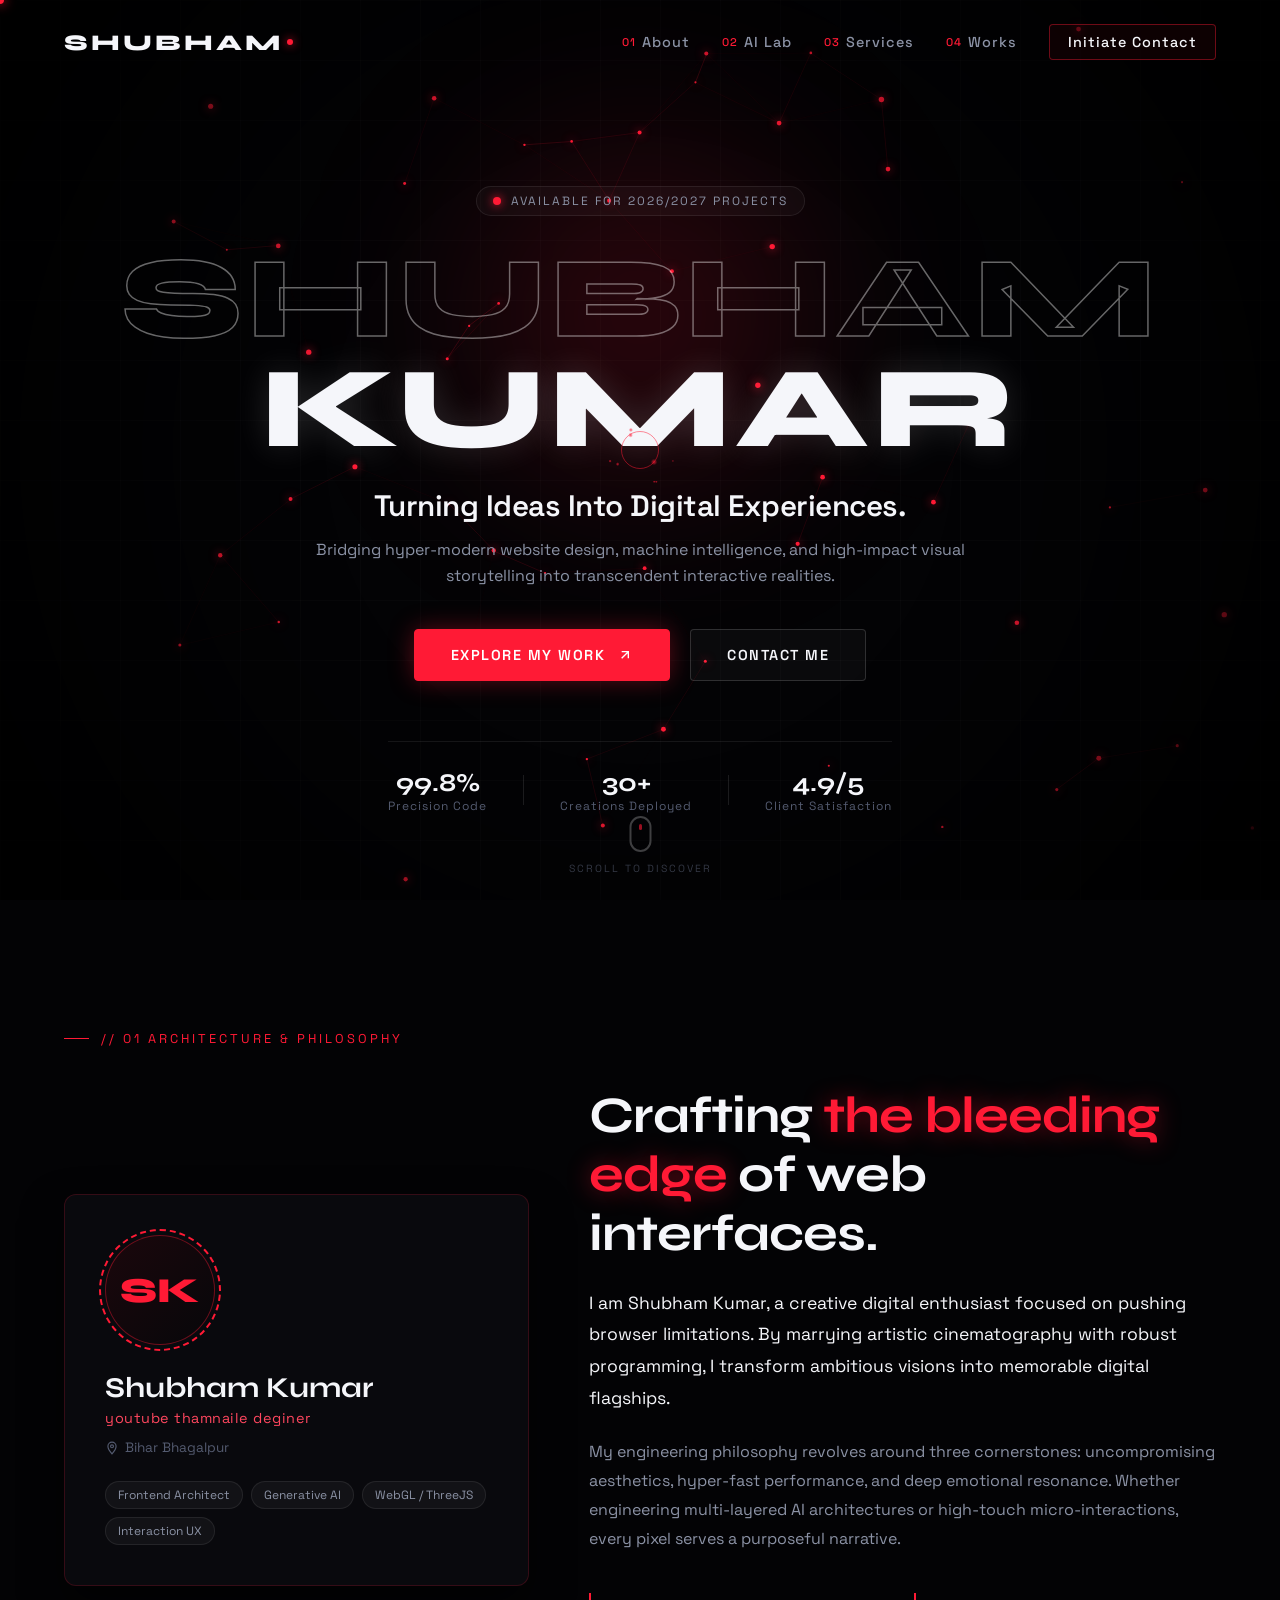
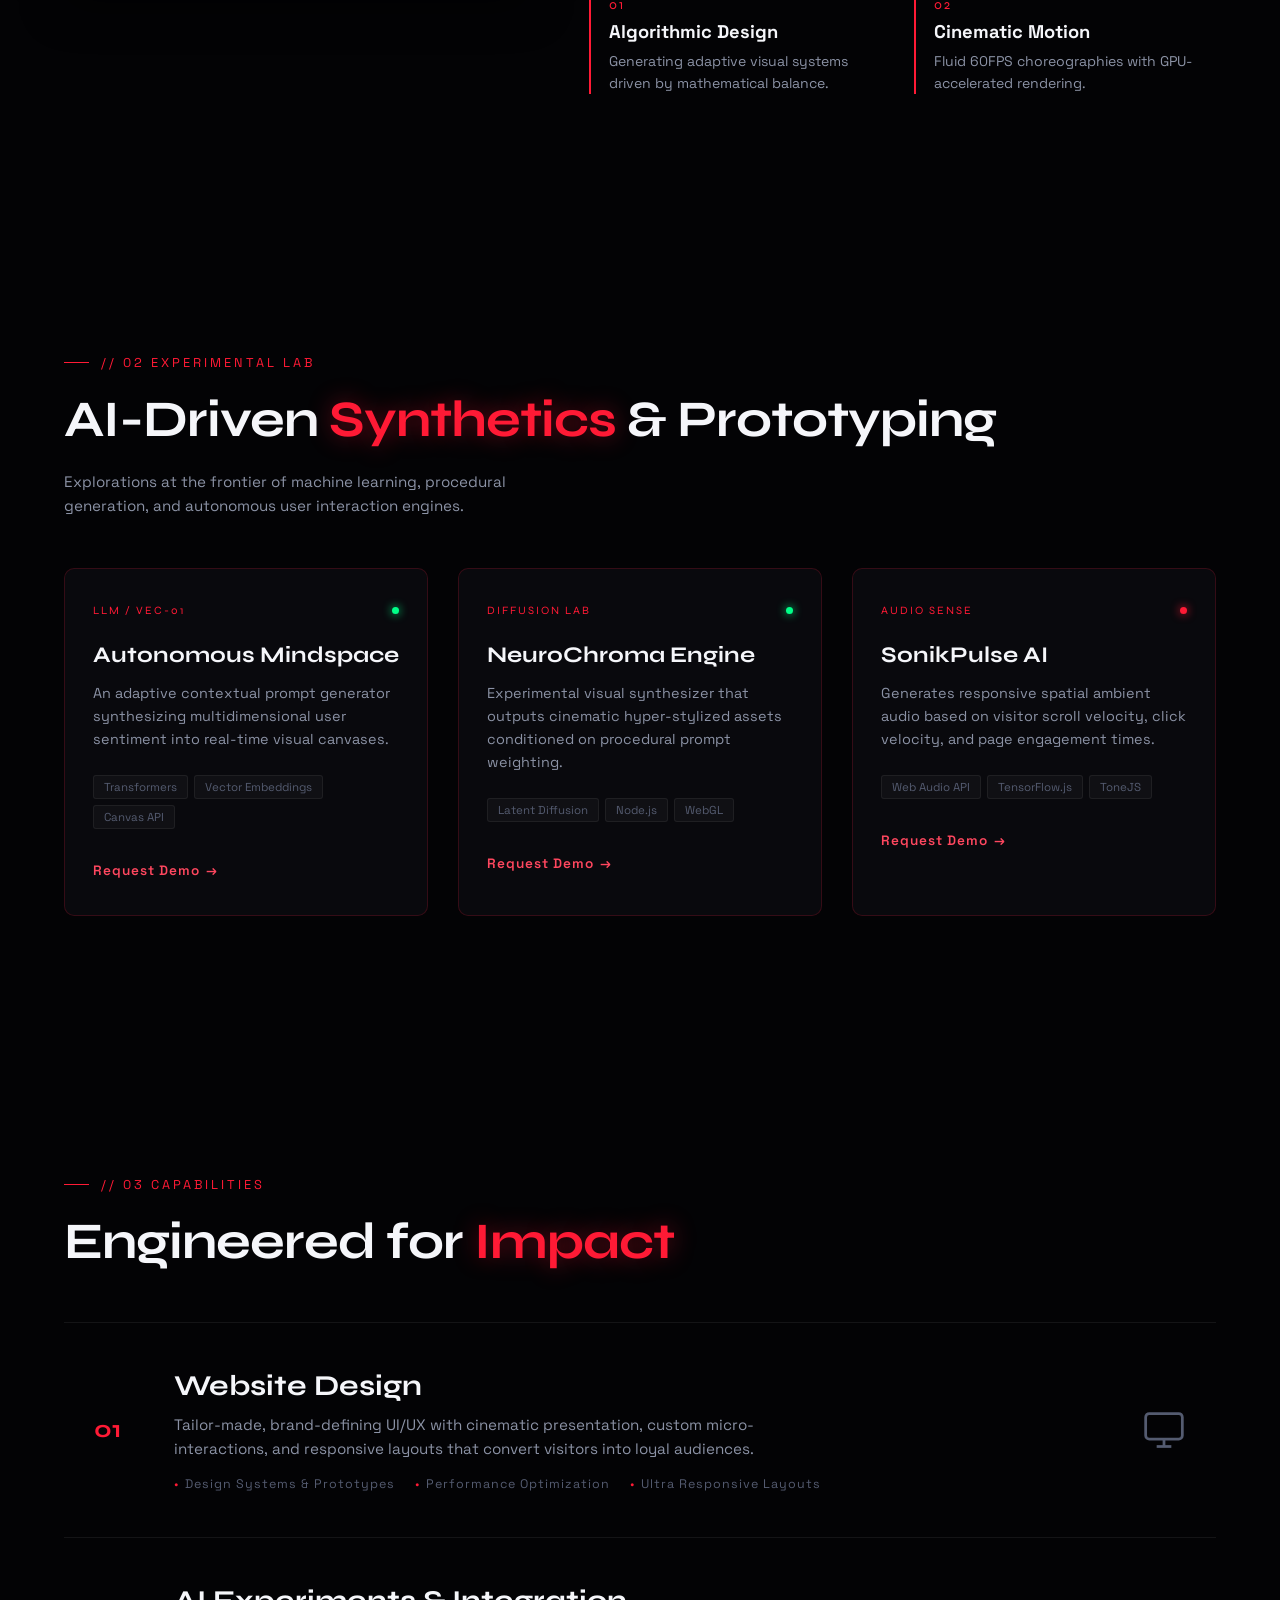
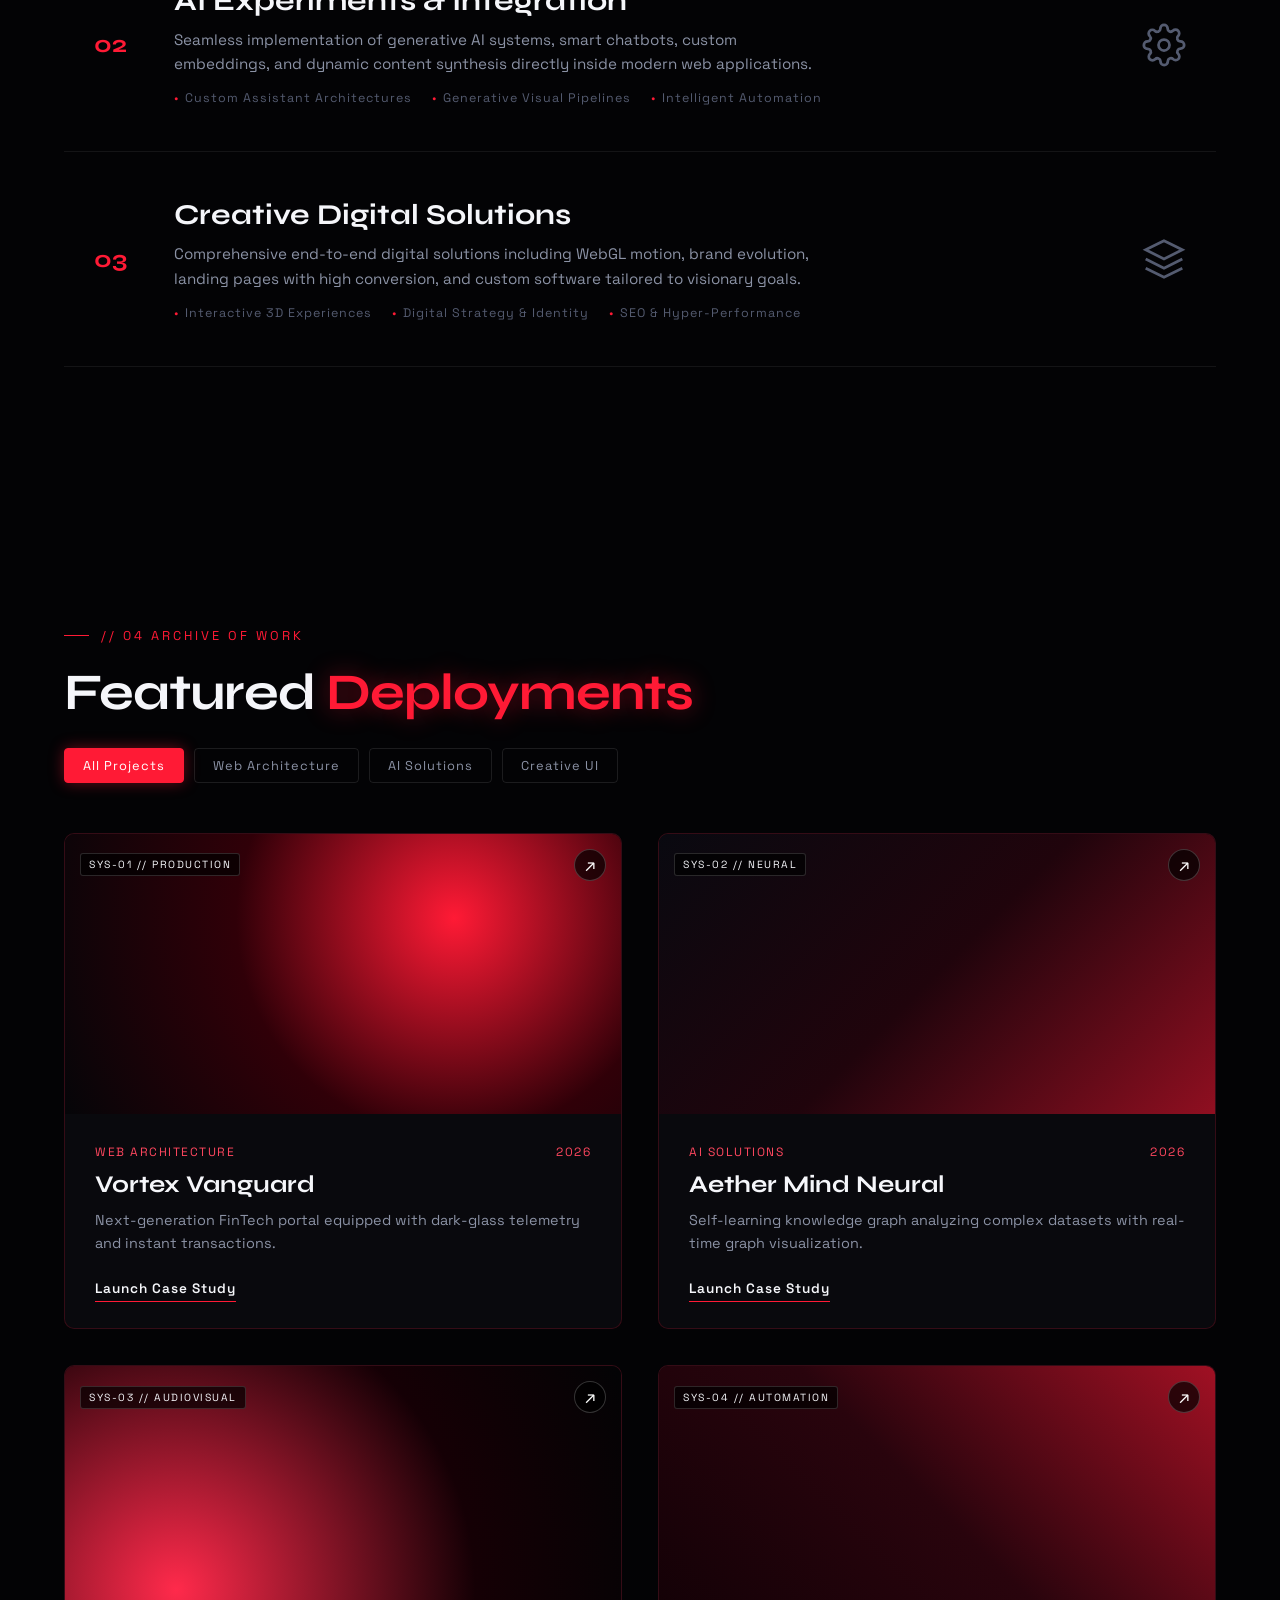
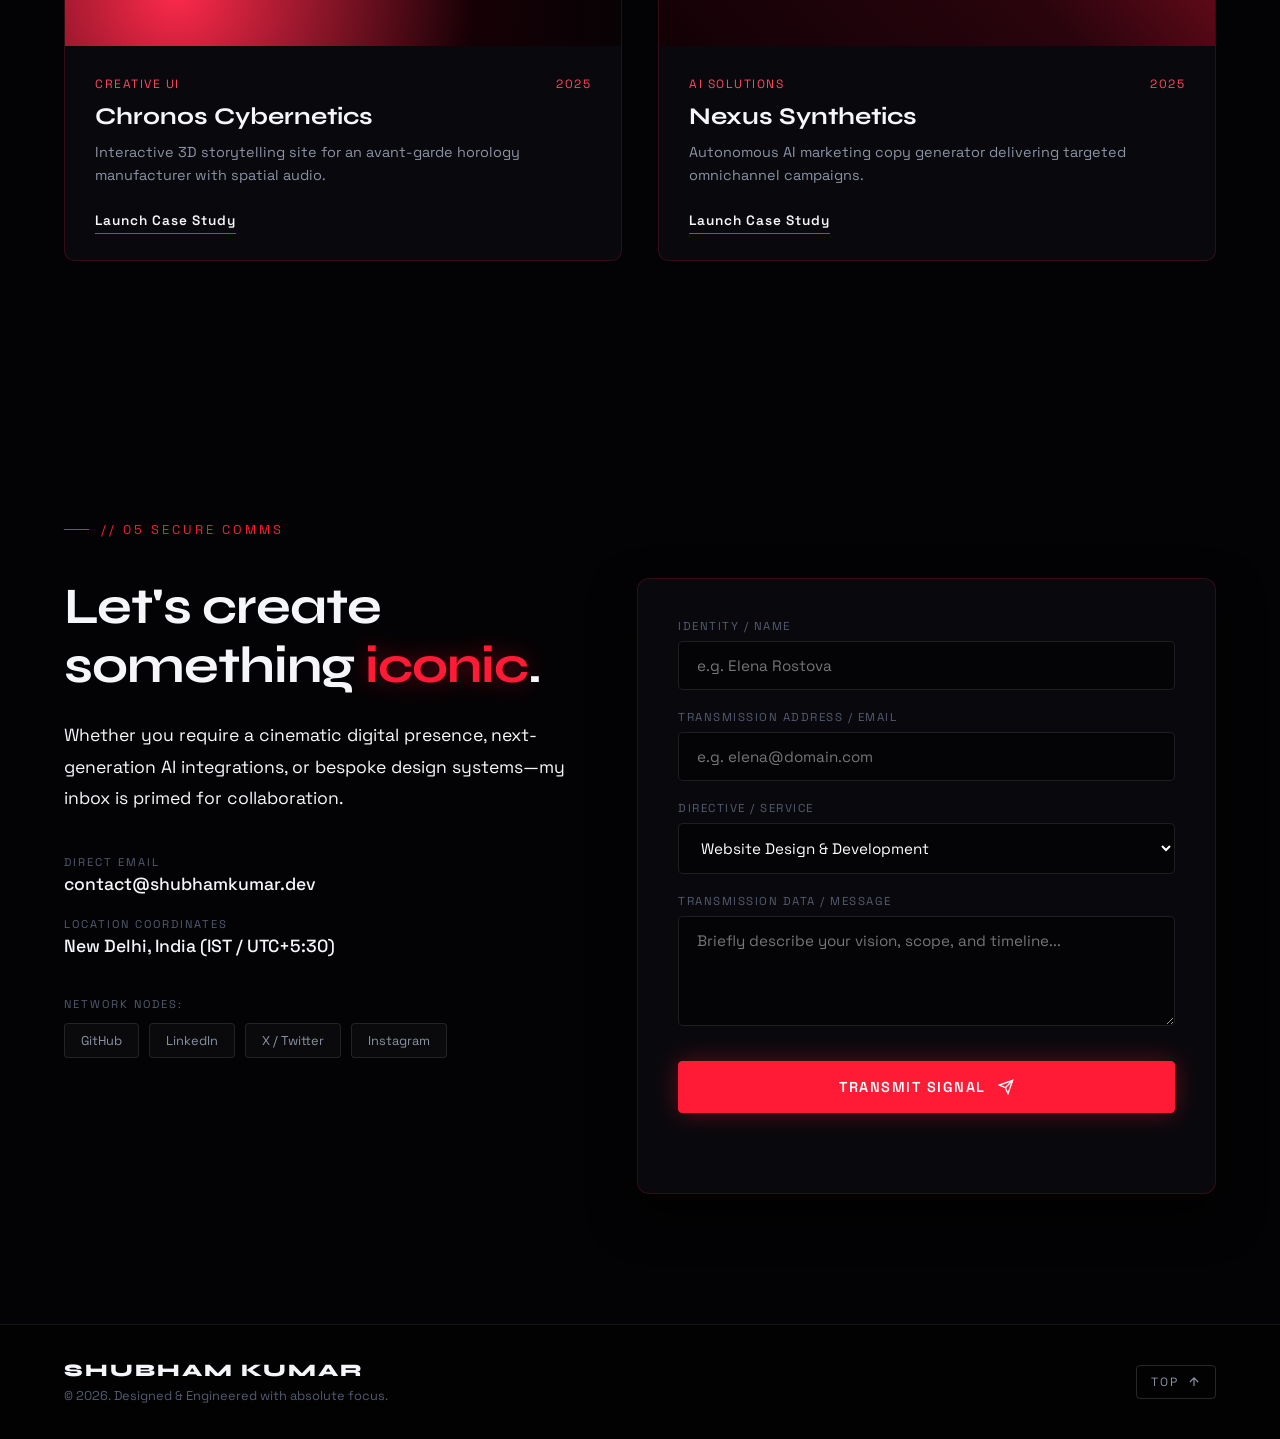
<file: index.html>
<!DOCTYPE html>
<html lang="en">
<head>
  <meta charset="UTF-8" />
  <meta name="viewport" content="width=device-width, initial-scale=1.0" />
  <title>Shubham Kumar | Creative Technologist & Digital Architect</title>
  <meta name="description" content="Cinematic portfolio of Shubham Kumar - Turning Ideas Into Digital Experiences with Creative Design and AI." />
  
  <!-- Fonts -->
  <link rel="preconnect" href="https://fonts.googleapis.com">
  <link rel="preconnect" href="https://fonts.gstatic.com" crossorigin>
  <link href="https://fonts.googleapis.com/css2?family=Space+Grotesk:wght@300;400;500;600;700&family=Syne:wght@500;700;800&display=swap" rel="stylesheet">
  
  <link rel="stylesheet" href="style.css" />
</head>
<body>

  <!-- Cinematic Preloader -->
  <div id="preloader" class="preloader">
    <div class="loader-content">
      <div class="loader-logo">SK<span>.</span></div>
      <div class="loader-bar-wrap">
        <div class="loader-bar" id="loaderBar"></div>
      </div>
      <div class="loader-status">
        <span class="status-text">INITIALIZING QUANTUM CORE</span>
        <span class="status-num" id="loaderCounter">00%</span>
      </div>
    </div>
  </div>

  <!-- Custom Cursor & Swarm Particles -->
  <div class="cursor-dot" id="cursorDot"></div>
  <div class="cursor-ring" id="cursorRing"></div>
  <div id="cursorSwarm"></div>

  <!-- Audio Atmosphere / Ambient Grid Background -->
  <div class="bg-vignette"></div>
  <div class="cyber-grid"></div>

  <!-- Navigation Header -->
  <header class="header" id="header">
    <div class="container nav-container">
      <a href="#hero" class="nav-brand">
        <span class="brand-text">SHUBHAM</span>
        <span class="brand-dot"></span>
      </a>

      <nav class="nav-menu" id="navMenu">
        <a href="#about" class="nav-link"><span class="nav-idx">01</span>About</a>
        <a href="#ai-experiments" class="nav-link"><span class="nav-idx">02</span>AI Lab</a>
        <a href="#services" class="nav-link"><span class="nav-idx">03</span>Services</a>
        <a href="#portfolio" class="nav-link"><span class="nav-idx">04</span>Works</a>
        <a href="#contact" class="nav-link cta-link">Initiate Contact</a>
      </nav>

      <button class="mobile-toggle" id="mobileToggle" aria-label="Toggle navigation menu">
        <span></span>
        <span></span>
        <span></span>
      </button>
    </div>
  </header>

  <main>
    <!-- 1. HERO SECTION -->
    <section class="hero-section" id="hero">
      <canvas id="neuralCanvas" class="hero-canvas"></canvas>
      <div class="hero-glow"></div>

      <div class="container hero-content">
        <div class="hero-badge reveal">
          <span class="badge-pulse"></span>
          <span>AVAILABLE FOR 2026/2027 PROJECTS</span>
        </div>

        <h1 class="hero-name reveal">
          <span class="outline-text">SHUBHAM</span>
          <span class="solid-text">KUMAR</span>
        </h1>

        <div class="hero-statement reveal">
          <p class="hero-subtext">Turning Ideas Into Digital Experiences.</p>
          <p class="hero-desc">
            Bridging hyper-modern website design, machine intelligence, and high-impact visual storytelling into transcendent interactive realities.
          </p>
        </div>

        <div class="hero-actions reveal">
          <a href="#portfolio" class="btn btn-primary">
            <span>Explore My Work</span>
            <svg viewBox="0 0 24 24" fill="none" stroke="currentColor" stroke-width="2"><path d="M7 17l9.2-9.2M17 17V7H7"/></svg>
          </a>
          <a href="#contact" class="btn btn-secondary">
            <span>Contact Me</span>
          </a>
        </div>

        <div class="hero-metrics reveal">
          <div class="metric-item">
            <span class="metric-val">99.8%</span>
            <span class="metric-label">Precision Code</span>
          </div>
          <div class="metric-divider"></div>
          <div class="metric-item">
            <span class="metric-val">30+</span>
            <span class="metric-label">Creations Deployed</span>
          </div>
          <div class="metric-divider"></div>
          <div class="metric-item">
            <span class="metric-val">4.9/5</span>
            <span class="metric-label">Client Satisfaction</span>
          </div>
        </div>
      </div>

      <div class="scroll-down-indicator">
        <span class="mouse-icon">
          <span class="mouse-wheel"></span>
        </span>
        <span class="scroll-label">SCROLL TO DISCOVER</span>
      </div>
    </section>

    <!-- 2. ABOUT ME SECTION -->
    <section class="about-section section-padding" id="about">
      <div class="container">
        <div class="section-tag reveal">
          <span class="tag-line"></span>
          <span>// 01 ARCHITECTURE & PHILOSOPHY</span>
        </div>

        <div class="about-grid">
          <div class="about-profile-card reveal">
            <div class="card-glass-frame">
              <div class="profile-avatar">
                <div class="avatar-ring"></div>
                <div class="avatar-inner">
                  <span class="avatar-monogram">SK</span>
                </div>
              </div>

              <div class="profile-details">
                <h3 class="profile-title">Shubham Kumar</h3>
                <span class="profile-role">youtube thamnaile deginer </span>
                <p class="profile-location">
                  <svg width="14" height="14" viewBox="0 0 24 24" fill="none" stroke="currentColor" stroke-width="2"><path d="M12 2C8.13 2 5 5.13 5 9c0 5.25 7 13 7 13s7-7.75 7-13c0-3.87-3.13-7-7-7z"/><circle cx="12" cy="9" r="2.5"/></svg>
                 Bihar Bhagalpur 
                </p>
              </div>

              <div class="profile-tags">
                <span class="hud-pill">Frontend Architect</span>
                <span class="hud-pill">Generative AI</span>
                <span class="hud-pill">WebGL / ThreeJS</span>
                <span class="hud-pill">Interaction UX</span>
              </div>
            </div>
          </div>

          <div class="about-narrative reveal">
            <h2 class="section-title">
              Crafting <span class="accent-text">the bleeding edge</span> of web interfaces.
            </h2>
            <p class="text-block">
              I am Shubham Kumar, a creative digital enthusiast focused on pushing browser limitations. By marrying artistic cinematography with robust programming, I transform ambitious visions into memorable digital flagships.
            </p>
            <p class="text-block secondary-text">
              My engineering philosophy revolves around three cornerstones: uncompromising aesthetics, hyper-fast performance, and deep emotional resonance. Whether engineering multi-layered AI architectures or high-touch micro-interactions, every pixel serves a purposeful narrative.
            </p>

            <div class="about-specs-grid">
              <div class="spec-card">
                <span class="spec-num">01</span>
                <h4>Algorithmic Design</h4>
                <p>Generating adaptive visual systems driven by mathematical balance.</p>
              </div>
              <div class="spec-card">
                <span class="spec-num">02</span>
                <h4>Cinematic Motion</h4>
                <p>Fluid 60FPS choreographies with GPU-accelerated rendering.</p>
              </div>
            </div>
          </div>
        </div>
      </div>
    </section>

    <!-- 3. AI EXPERIMENTS SECTION -->
    <section class="ai-section section-padding" id="ai-experiments">
      <div class="container">
        <div class="section-tag reveal">
          <span class="tag-line"></span>
          <span>// 02 EXPERIMENTAL LAB</span>
        </div>

        <div class="section-header-flex reveal">
          <h2 class="section-title">
            AI-Driven <span class="accent-text">Synthetics</span> & Prototyping
          </h2>
          <p class="section-summary">
            Explorations at the frontier of machine learning, procedural generation, and autonomous user interaction engines.
          </p>
        </div>

        <div class="ai-cards-grid">
          <div class="ai-card reveal" data-tilt>
            <div class="ai-card-glow"></div>
            <div class="ai-card-content">
              <div class="ai-top">
                <span class="model-badge">LLM / VEC-01</span>
                <div class="status-indicator live"></div>
              </div>
              <h3 class="ai-title">Autonomous Mindspace</h3>
              <p class="ai-desc">
                An adaptive contextual prompt generator synthesizing multidimensional user sentiment into real-time visual canvases.
              </p>
              <div class="ai-tech-stack">
                <span>Transformers</span>
                <span>Vector Embeddings</span>
                <span>Canvas API</span>
              </div>
              <div class="ai-card-action">
                <a href="#contact" class="card-link">Request Demo <span>&rarr;</span></a>
              </div>
            </div>
          </div>

          <div class="ai-card reveal" data-tilt>
            <div class="ai-card-glow"></div>
            <div class="ai-card-content">
              <div class="ai-top">
                <span class="model-badge">DIFFUSION LAB</span>
                <div class="status-indicator live"></div>
              </div>
              <h3 class="ai-title">NeuroChroma Engine</h3>
              <p class="ai-desc">
                Experimental visual synthesizer that outputs cinematic hyper-stylized assets conditioned on procedural prompt weighting.
              </p>
              <div class="ai-tech-stack">
                <span>Latent Diffusion</span>
                <span>Node.js</span>
                <span>WebGL</span>
              </div>
              <div class="ai-card-action">
                <a href="#contact" class="card-link">Request Demo <span>&rarr;</span></a>
              </div>
            </div>
          </div>

          <div class="ai-card reveal" data-tilt>
            <div class="ai-card-glow"></div>
            <div class="ai-card-content">
              <div class="ai-top">
                <span class="model-badge">AUDIO SENSE</span>
                <div class="status-indicator standby"></div>
              </div>
              <h3 class="ai-title">SonikPulse AI</h3>
              <p class="ai-desc">
                Generates responsive spatial ambient audio based on visitor scroll velocity, click velocity, and page engagement times.
              </p>
              <div class="ai-tech-stack">
                <span>Web Audio API</span>
                <span>TensorFlow.js</span>
                <span>ToneJS</span>
              </div>
              <div class="ai-card-action">
                <a href="#contact" class="card-link">Request Demo <span>&rarr;</span></a>
              </div>
            </div>
          </div>
        </div>
      </div>
    </section>

    <!-- 4. SERVICES SECTION -->
    <section class="services-section section-padding" id="services">
      <div class="container">
        <div class="section-tag reveal">
          <span class="tag-line"></span>
          <span>// 03 CAPABILITIES</span>
        </div>

        <h2 class="section-title reveal">
          Engineered for <span class="accent-text">Impact</span>
        </h2>

        <div class="services-list">
          <div class="service-item reveal">
            <span class="service-index">01</span>
            <div class="service-info">
              <h3 class="service-name">Website Design</h3>
              <p class="service-description">
                Tailor-made, brand-defining UI/UX with cinematic presentation, custom micro-interactions, and responsive layouts that convert visitors into loyal audiences.
              </p>
              <ul class="service-features">
                <li>Design Systems & Prototypes</li>
                <li>Performance Optimization</li>
                <li>Ultra Responsive Layouts</li>
              </ul>
            </div>
            <div class="service-icon">
              <svg viewBox="0 0 24 24" fill="none" stroke="currentColor" stroke-width="1.5"><rect x="2" y="3" width="20" height="14" rx="2"/><line x1="8" y1="21" x2="16" y2="21"/><line x1="12" y1="17" x2="12" y2="21"/></svg>
            </div>
          </div>

          <div class="service-item reveal">
            <span class="service-index">02</span>
            <div class="service-info">
              <h3 class="service-name">AI Experiments & Integration</h3>
              <p class="service-description">
                Seamless implementation of generative AI systems, smart chatbots, custom embeddings, and dynamic content synthesis directly inside modern web applications.
              </p>
              <ul class="service-features">
                <li>Custom Assistant Architectures</li>
                <li>Generative Visual Pipelines</li>
                <li>Intelligent Automation</li>
              </ul>
            </div>
            <div class="service-icon">
              <svg viewBox="0 0 24 24" fill="none" stroke="currentColor" stroke-width="1.5"><circle cx="12" cy="12" r="3"/><path d="M19.4 15a1.65 1.65 0 00.33 1.82l.06.06a2 2 0 11-2.83 2.83l-.06-.06a1.65 1.65 0 00-1.82-.33 1.65 1.65 0 00-1 1.51V21a2 2 0 01-4 0v-.09A1.65 1.65 0 009 19.4a1.65 1.65 0 00-1.82.33l-.06.06a2 2 0 11-2.83-2.83l.06-.06a1.65 1.65 0 00.33-1.82 1.65 1.65 0 00-1.51-1H3a2 2 0 010-4h.09A1.65 1.65 0 004.6 9a1.65 1.65 0 00-.33-1.82l-.06-.06a2 2 0 112.83-2.83l.06.06a1.65 1.65 0 001.82.33H9a1.65 1.65 0 001-1.51V3a2 2 0 014 0v.09a1.65 1.65 0 001 1.51 1.65 1.65 0 001.82-.33l.06-.06a2 2 0 112.83 2.83l-.06.06a1.65 1.65 0 00-.33 1.82V9a1.65 1.65 0 001.51 1H21a2 2 0 010 4h-.09a1.65 1.65 0 00-1.51 1z"/></svg>
            </div>
          </div>

          <div class="service-item reveal">
            <span class="service-index">03</span>
            <div class="service-info">
              <h3 class="service-name">Creative Digital Solutions</h3>
              <p class="service-description">
                Comprehensive end-to-end digital solutions including WebGL motion, brand evolution, landing pages with high conversion, and custom software tailored to visionary goals.
              </p>
              <ul class="service-features">
                <li>Interactive 3D Experiences</li>
                <li>Digital Strategy & Identity</li>
                <li>SEO & Hyper-Performance</li>
              </ul>
            </div>
            <div class="service-icon">
              <svg viewBox="0 0 24 24" fill="none" stroke="currentColor" stroke-width="1.5"><polygon points="12 2 2 7 12 12 22 7 12 2"/><polyline points="2 17 12 22 22 17"/><polyline points="2 12 12 17 22 12"/></svg>
            </div>
          </div>
        </div>
      </div>
    </section>

    <!-- 5. PORTFOLIO SECTION -->
    <section class="portfolio-section section-padding" id="portfolio">
      <div class="container">
        <div class="section-tag reveal">
          <span class="tag-line"></span>
          <span>// 04 ARCHIVE OF WORK</span>
        </div>

        <div class="portfolio-header reveal">
          <h2 class="section-title">
            Featured <span class="accent-text">Deployments</span>
          </h2>

          <div class="portfolio-filters" id="portfolioFilters">
            <button class="filter-btn active" data-filter="all">All Projects</button>
            <button class="filter-btn" data-filter="web">Web Architecture</button>
            <button class="filter-btn" data-filter="ai">AI Solutions</button>
            <button class="filter-btn" data-filter="creative">Creative UI</button>
          </div>
        </div>

        <div class="portfolio-grid" id="portfolioGrid">
          <!-- Project 1 -->
          <article class="portfolio-card reveal" data-category="web">
            <div class="project-media">
              <div class="project-hud-overlay">
                <span class="hud-code">SYS-01 // PRODUCTION</span>
                <span class="hud-arrow">&nearr;</span>
              </div>
              <div class="project-visual project-bg-1"></div>
            </div>
            <div class="project-info">
              <div class="project-meta">
                <span class="project-cat">Web Architecture</span>
                <span class="project-year">2026</span>
              </div>
              <h3 class="project-title">Vortex Vanguard</h3>
              <p class="project-snippet">Next-generation FinTech portal equipped with dark-glass telemetry and instant transactions.</p>
              <a href="#contact" class="project-action">Launch Case Study</a>
            </div>
          </article>

          <!-- Project 2 -->
          <article class="portfolio-card reveal" data-category="ai">
            <div class="project-media">
              <div class="project-hud-overlay">
                <span class="hud-code">SYS-02 // NEURAL</span>
                <span class="hud-arrow">&nearr;</span>
              </div>
              <div class="project-visual project-bg-2"></div>
            </div>
            <div class="project-info">
              <div class="project-meta">
                <span class="project-cat">AI Solutions</span>
                <span class="project-year">2026</span>
              </div>
              <h3 class="project-title">Aether Mind Neural</h3>
              <p class="project-snippet">Self-learning knowledge graph analyzing complex datasets with real-time graph visualization.</p>
              <a href="#contact" class="project-action">Launch Case Study</a>
            </div>
          </article>

          <!-- Project 3 -->
          <article class="portfolio-card reveal" data-category="creative">
            <div class="project-media">
              <div class="project-hud-overlay">
                <span class="hud-code">SYS-03 // AUDIOVISUAL</span>
                <span class="hud-arrow">&nearr;</span>
              </div>
              <div class="project-visual project-bg-3"></div>
            </div>
            <div class="project-info">
              <div class="project-meta">
                <span class="project-cat">Creative UI</span>
                <span class="project-year">2025</span>
              </div>
              <h3 class="project-title">Chronos Cybernetics</h3>
              <p class="project-snippet">Interactive 3D storytelling site for an avant-garde horology manufacturer with spatial audio.</p>
              <a href="#contact" class="project-action">Launch Case Study</a>
            </div>
          </article>

          <!-- Project 4 -->
          <article class="portfolio-card reveal" data-category="ai">
            <div class="project-media">
              <div class="project-hud-overlay">
                <span class="hud-code">SYS-04 // AUTOMATION</span>
                <span class="hud-arrow">&nearr;</span>
              </div>
              <div class="project-visual project-bg-4"></div>
            </div>
            <div class="project-info">
              <div class="project-meta">
                <span class="project-cat">AI Solutions</span>
                <span class="project-year">2025</span>
              </div>
              <h3 class="project-title">Nexus Synthetics</h3>
              <p class="project-snippet">Autonomous AI marketing copy generator delivering targeted omnichannel campaigns.</p>
              <a href="#contact" class="project-action">Launch Case Study</a>
            </div>
          </article>
        </div>
      </div>
    </section>

    <!-- 6. CONTACT SECTION -->
    <section class="contact-section section-padding" id="contact">
      <div class="container">
        <div class="section-tag reveal">
          <span class="tag-line"></span>
          <span>// 05 SECURE COMMS</span>
        </div>

        <div class="contact-wrapper">
          <div class="contact-pitch reveal">
            <h2 class="section-title">
              Let's create something <span class="accent-text">iconic</span>.
            </h2>
            <p class="text-block">
              Whether you require a cinematic digital presence, next-generation AI integrations, or bespoke design systems—my inbox is primed for collaboration.
            </p>

            <div class="contact-quick-info">
              <div class="comms-block">
                <span class="comms-label">DIRECT EMAIL</span>
                <a href="mailto:contact@shubhamkumar.dev" class="comms-value">contact@shubhamkumar.dev</a>
              </div>
              <div class="comms-block">
                <span class="comms-label">LOCATION COORDINATES</span>
                <span class="comms-value">New Delhi, India (IST / UTC+5:30)</span>
              </div>
            </div>

            <div class="social-links-area">
              <span class="socials-label">NETWORK NODES:</span>
              <div class="social-tags">
                <a href="https://github.com" target="_blank" rel="noopener" class="social-btn">GitHub</a>
                <a href="https://linkedin.com" target="_blank" rel="noopener" class="social-btn">LinkedIn</a>
                <a href="https://x.com" target="_blank" rel="noopener" class="social-btn">X / Twitter</a>
                <a href="https://instagram.com" target="_blank" rel="noopener" class="social-btn">Instagram</a>
              </div>
            </div>
          </div>

          <div class="contact-terminal reveal">
            <form id="contactForm" class="cyber-form" novalidate>
              <div class="form-group">
                <label for="name" class="form-label">IDENTITY / NAME</label>
                <div class="input-glow-wrapper">
                  <input type="text" id="name" name="name" class="form-input" placeholder="e.g. Elena Rostova" required />
                </div>
              </div>

              <div class="form-group">
                <label for="email" class="form-label">TRANSMISSION ADDRESS / EMAIL</label>
                <div class="input-glow-wrapper">
                  <input type="email" id="email" name="email" class="form-input" placeholder="e.g. elena@domain.com" required />
                </div>
              </div>

              <div class="form-group">
                <label for="serviceInterest" class="form-label">DIRECTIVE / SERVICE</label>
                <div class="input-glow-wrapper">
                  <select id="serviceInterest" name="service" class="form-input">
                    <option value="Website Design">Website Design & Development</option>
                    <option value="AI Experiments">AI Integration & Neural Models</option>
                    <option value="Creative Digital Solutions">Creative Digital Solutions</option>
                    <option value="Full Retainer">Other Exploratory Venture</option>
                  </select>
                </div>
              </div>

              <div class="form-group">
                <label for="message" class="form-label">TRANSMISSION DATA / MESSAGE</label>
                <div class="input-glow-wrapper">
                  <textarea id="message" name="message" rows="4" class="form-input textarea" placeholder="Briefly describe your vision, scope, and timeline..." required></textarea>
                </div>
              </div>

              <button type="submit" class="btn btn-primary submit-btn" id="submitBtn">
                <span class="btn-text">Transmit Signal</span>
                <svg viewBox="0 0 24 24" fill="none" stroke="currentColor" stroke-width="2"><path d="M22 2L11 13M22 2l-7 20-4-9-9-4 20-7z"/></svg>
              </button>

              <div class="form-feedback" id="formFeedback"></div>
            </form>
          </div>
        </div>
      </div>
    </section>
  </main>

  <!-- Footer -->
  <footer class="footer">
    <div class="container footer-content">
      <div class="footer-left">
        <span class="footer-logo">SHUBHAM KUMAR</span>
        <span class="footer-copy">&copy; <span id="yearSpan"></span>. Designed & Engineered with absolute focus.</span>
      </div>
      <a href="#hero" class="back-to-top" id="backToTop">
        <span>TOP</span>
        <svg viewBox="0 0 24 24" fill="none" stroke="currentColor" stroke-width="2"><path d="M12 19V5M5 12l7-7 7 7"/></svg>
      </a>
    </div>
  </footer>

  <script src="script.js"></script>
</body>
</html>
</file>
<file: style.css>
/* ==========================================================================
   SHUBHAM KUMAR - PREMIUM CINEMATIC PORTFOLIO CSS
   Theme: Pure Black with Cybernetic Neon Red (#ff1a35)
   ========================================================================== */

:root {
  --bg-pure: #030305;
  --bg-card: rgba(13, 13, 18, 0.7);
  --bg-card-border: rgba(255, 30, 60, 0.18);
  --bg-card-hover: rgba(22, 12, 17, 0.85);
  
  --red-accent: #ff1a35;
  --red-glow: rgba(255, 26, 53, 0.45);
  --red-soft: #ff475f;
  --red-dark: #660613;

  --text-white: #f5f6fa;
  --text-muted: #8b92a5;
  --text-dim: #545b70;

  --font-heading: 'Syne', sans-serif;
  --font-body: 'Space Grotesk', sans-serif;
  --transition-smooth: cubic-bezier(0.16, 1, 0.3, 1);
}

/* Base Reset */
*, *::before, *::after {
  margin: 0;
  padding: 0;
  box-sizing: border-box;
}

html {
  scroll-behavior: smooth;
  background-color: var(--bg-pure);
  color: var(--text-white);
  font-family: var(--font-body);
  overflow-x: hidden;
  font-size: 16px;
}

body {
  position: relative;
  min-height: 100vh;
  background-color: var(--bg-pure);
  cursor: none; /* Replaced by custom cursor */
}

/* Typography Helpers */
a {
  color: inherit;
  text-decoration: none;
  cursor: none;
}

button, input, textarea, select {
  font-family: inherit;
  cursor: none;
}

.container {
  width: 90%;
  max-width: 1240px;
  margin: 0 auto;
}

.section-padding {
  padding: 130px 0;
  position: relative;
  z-index: 2;
}

.accent-text {
  color: var(--red-accent);
  text-shadow: 0 0 25px var(--red-glow);
}

/* ==========================================================================
   Atmospheric Layers
   ========================================================================== */
.bg-vignette {
  position: fixed;
  inset: 0;
  background: radial-gradient(circle at 50% 50%, transparent 40%, rgba(0, 0, 0, 0.85) 90%);
  pointer-events: none;
  z-index: 1;
}

.cyber-grid {
  position: fixed;
  inset: 0;
  background-image: 
    linear-gradient(to right, rgba(255, 255, 255, 0.02) 1px, transparent 1px),
    linear-gradient(to bottom, rgba(255, 255, 255, 0.02) 1px, transparent 1px);
  background-size: 60px 60px;
  pointer-events: none;
  z-index: 0;
}

/* ==========================================================================
   Preloader
   ========================================================================== */
.preloader {
  position: fixed;
  inset: 0;
  background: #020203;
  z-index: 99999;
  display: flex;
  align-items: center;
  justify-content: center;
  transition: opacity 0.8s var(--transition-smooth), visibility 0.8s;
}

.preloader.fade-out {
  opacity: 0;
  visibility: hidden;
  pointer-events: none;
}

.loader-content {
  width: 320px;
  text-align: center;
}

.loader-logo {
  font-family: var(--font-heading);
  font-size: 3.5rem;
  font-weight: 800;
  letter-spacing: 2px;
}

.loader-logo span {
  color: var(--red-accent);
  text-shadow: 0 0 20px var(--red-accent);
}

.loader-bar-wrap {
  width: 100%;
  height: 2px;
  background: rgba(255, 255, 255, 0.1);
  margin: 25px 0 15px;
  position: relative;
  overflow: hidden;
}

.loader-bar {
  width: 0%;
  height: 100%;
  background: var(--red-accent);
  box-shadow: 0 0 15px var(--red-accent);
  transition: width 0.1s linear;
}

.loader-status {
  display: flex;
  justify-content: space-between;
  font-size: 0.75rem;
  letter-spacing: 2px;
  color: var(--text-dim);
}

.status-num {
  color: var(--red-accent);
  font-weight: 600;
}

/* ==========================================================================
   Custom Cursor & Swarm Elements
   ========================================================================== */
.cursor-dot {
  position: fixed;
  top: 0;
  left: 0;
  width: 8px;
  height: 8px;
  background-color: var(--red-accent);
  border-radius: 50%;
  pointer-events: none;
  z-index: 10000;
  box-shadow: 0 0 12px var(--red-accent);
  transform: translate(-50%, -50%);
  transition: transform 0.1s ease;
}

.cursor-ring {
  position: fixed;
  top: 0;
  left: 0;
  width: 38px;
  height: 38px;
  border: 1px solid rgba(255, 26, 53, 0.5);
  border-radius: 50%;
  pointer-events: none;
  z-index: 9999;
  transform: translate(-50%, -50%);
  transition: width 0.25s, height 0.25s, border-color 0.25s, background-color 0.25s;
}

.cursor-hover .cursor-ring {
  width: 58px;
  height: 58px;
  border-color: var(--red-accent);
  background-color: rgba(255, 26, 53, 0.08);
}

.swarm-dot {
  position: fixed;
  border-radius: 50%;
  pointer-events: none;
  z-index: 9998;
  background: radial-gradient(circle, var(--red-accent) 0%, transparent 80%);
  opacity: 0.75;
  transform: translate(-50%, -50%);
}

/* ==========================================================================
   Header Navigation
   ========================================================================== */
.header {
  position: fixed;
  top: 0;
  left: 0;
  width: 100%;
  z-index: 1000;
  padding: 24px 0;
  transition: padding 0.4s ease, background 0.4s ease, backdrop-filter 0.4s ease;
}

.header.scrolled {
  padding: 16px 0;
  background: rgba(3, 3, 5, 0.85);
  backdrop-filter: blur(16px);
  border-bottom: 1px solid rgba(255, 26, 53, 0.12);
}

.nav-container {
  display: flex;
  align-items: center;
  justify-content: space-between;
}

.nav-brand {
  font-family: var(--font-heading);
  font-weight: 800;
  font-size: 1.4rem;
  letter-spacing: 3px;
  display: inline-flex;
  align-items: center;
  gap: 4px;
}

.brand-dot {
  width: 6px;
  height: 6px;
  background: var(--red-accent);
  border-radius: 50%;
  box-shadow: 0 0 10px var(--red-accent);
}

.nav-menu {
  display: flex;
  align-items: center;
  gap: 32px;
}

.nav-link {
  font-size: 0.9rem;
  font-weight: 500;
  color: var(--text-muted);
  letter-spacing: 1px;
  transition: color 0.3s ease;
  position: relative;
  display: inline-flex;
  align-items: center;
  gap: 6px;
}

.nav-idx {
  font-size: 0.7rem;
  color: var(--red-accent);
}

.nav-link:hover {
  color: var(--text-white);
}

.cta-link {
  padding: 8px 18px;
  border: 1px solid rgba(255, 26, 53, 0.4);
  background: rgba(255, 26, 53, 0.05);
  border-radius: 4px;
  color: var(--text-white);
}

.cta-link:hover {
  border-color: var(--red-accent);
  box-shadow: 0 0 20px rgba(255, 26, 53, 0.4);
}

.mobile-toggle {
  display: none;
  background: none;
  border: none;
  flex-direction: column;
  gap: 6px;
  padding: 8px;
}

.mobile-toggle span {
  width: 26px;
  height: 2px;
  background-color: var(--text-white);
  transition: 0.3s ease;
}

/* ==========================================================================
   Hero Section
   ========================================================================== */
.hero-section {
  position: relative;
  min-height: 100vh;
  display: flex;
  align-items: center;
  justify-content: center;
  padding-top: 100px;
  overflow: hidden;
}

.hero-canvas {
  position: absolute;
  inset: 0;
  width: 100%;
  height: 100%;
  z-index: 0;
  pointer-events: none;
}

.hero-glow {
  position: absolute;
  top: 35%;
  left: 50%;
  transform: translate(-50%, -50%);
  width: 500px;
  height: 500px;
  background: radial-gradient(circle, rgba(255, 26, 53, 0.22) 0%, transparent 70%);
  filter: blur(80px);
  pointer-events: none;
  z-index: 1;
}

.hero-content {
  position: relative;
  z-index: 2;
  text-align: center;
  display: flex;
  flex-direction: column;
  align-items: center;
}

.hero-badge {
  display: inline-flex;
  align-items: center;
  gap: 10px;
  padding: 6px 16px;
  border-radius: 100px;
  background: rgba(255, 255, 255, 0.03);
  border: 1px solid rgba(255, 255, 255, 0.08);
  font-size: 0.75rem;
  letter-spacing: 2px;
  color: var(--text-muted);
  margin-bottom: 28px;
}

.badge-pulse {
  width: 8px;
  height: 8px;
  border-radius: 50%;
  background: var(--red-accent);
  box-shadow: 0 0 10px var(--red-accent);
  animation: pulseGlow 2s infinite ease-in-out;
}

@keyframes pulseGlow {
  0%, 100% { opacity: 1; transform: scale(1); }
  50% { opacity: 0.35; transform: scale(0.8); }
}

.hero-name {
  font-family: var(--font-heading);
  font-size: clamp(3rem, 9vw, 8.5rem);
  font-weight: 800;
  letter-spacing: 4px;
  line-height: 0.95;
  display: flex;
  flex-direction: column;
  margin-bottom: 24px;
}

.outline-text {
  color: transparent;
  -webkit-text-stroke: 1.5px rgba(255, 255, 255, 0.4);
  transition: -webkit-text-stroke 0.4s ease;
}

.outline-text:hover {
  -webkit-text-stroke: 1.5px var(--red-accent);
  text-shadow: 0 0 40px var(--red-glow);
}

.solid-text {
  color: var(--text-white);
  text-shadow: 0 0 35px rgba(255, 255, 255, 0.15);
}

.hero-statement {
  max-width: 680px;
  margin-bottom: 40px;
}

.hero-subtext {
  font-size: clamp(1.2rem, 2.5vw, 1.85rem);
  font-weight: 600;
  color: var(--text-white);
  margin-bottom: 12px;
  letter-spacing: -0.5px;
}

.hero-desc {
  font-size: 1rem;
  color: var(--text-muted);
  line-height: 1.6;
}

.hero-actions {
  display: flex;
  gap: 20px;
  margin-bottom: 60px;
}

/* Button UI */
.btn {
  display: inline-flex;
  align-items: center;
  gap: 12px;
  padding: 16px 36px;
  font-size: 0.9rem;
  font-weight: 600;
  letter-spacing: 1.5px;
  text-transform: uppercase;
  border-radius: 4px;
  transition: all 0.4s var(--transition-smooth);
  position: relative;
  overflow: hidden;
}

.btn svg {
  width: 16px;
  height: 16px;
  transition: transform 0.3s ease;
}

.btn-primary {
  background: var(--red-accent);
  color: #fff;
  border: 1px solid var(--red-accent);
  box-shadow: 0 0 25px rgba(255, 26, 53, 0.35);
}

.btn-primary:hover {
  background: transparent;
  color: var(--red-accent);
  box-shadow: 0 0 40px rgba(255, 26, 53, 0.7);
}

.btn-primary:hover svg {
  transform: translate(3px, -3px);
}

.btn-secondary {
  background: rgba(255, 255, 255, 0.03);
  color: var(--text-white);
  border: 1px solid rgba(255, 255, 255, 0.15);
}

.btn-secondary:hover {
  border-color: var(--text-white);
  background: rgba(255, 255, 255, 0.1);
  box-shadow: 0 0 25px rgba(255, 255, 255, 0.15);
}

.hero-metrics {
  display: flex;
  align-items: center;
  gap: 36px;
  padding-top: 25px;
  border-top: 1px solid rgba(255, 255, 255, 0.08);
}

.metric-item {
  display: flex;
  flex-direction: column;
  align-items: center;
}

.metric-val {
  font-family: var(--font-heading);
  font-size: 1.6rem;
  font-weight: 700;
  color: var(--text-white);
}

.metric-label {
  font-size: 0.75rem;
  color: var(--text-dim);
  letter-spacing: 1px;
}

.metric-divider {
  width: 1px;
  height: 30px;
  background: rgba(255, 255, 255, 0.1);
}

.scroll-down-indicator {
  position: absolute;
  bottom: 25px;
  left: 50%;
  transform: translateX(-50%);
  display: flex;
  flex-direction: column;
  align-items: center;
  gap: 10px;
  z-index: 2;
  opacity: 0.6;
}

.mouse-icon {
  width: 22px;
  height: 36px;
  border: 2px solid rgba(255, 255, 255, 0.4);
  border-radius: 20px;
  position: relative;
}

.mouse-wheel {
  position: absolute;
  top: 6px;
  left: 50%;
  transform: translateX(-50%);
  width: 3px;
  height: 6px;
  background: var(--red-accent);
  border-radius: 2px;
  animation: scrollDown 2s infinite ease-in-out;
}

@keyframes scrollDown {
  0% { transform: translate(-50%, 0); opacity: 1; }
  100% { transform: translate(-50%, 14px); opacity: 0; }
}

.scroll-label {
  font-size: 0.65rem;
  letter-spacing: 2px;
  color: var(--text-dim);
}

/* ==========================================================================
   Section Common Headers
   ========================================================================== */
.section-tag {
  display: flex;
  align-items: center;
  gap: 12px;
  font-size: 0.8rem;
  letter-spacing: 3px;
  color: var(--red-accent);
  margin-bottom: 20px;
}

.tag-line {
  width: 25px;
  height: 1px;
  background: var(--red-accent);
}

.section-title {
  font-family: var(--font-heading);
  font-size: clamp(2rem, 4vw, 3.2rem);
  font-weight: 700;
  line-height: 1.15;
  letter-spacing: -1px;
}

/* ==========================================================================
   About Me Section
   ========================================================================== */
.about-grid {
  display: grid;
  grid-template-columns: 1fr 1.35fr;
  gap: 60px;
  align-items: center;
  margin-top: 40px;
}

.card-glass-frame {
  background: var(--bg-card);
  border: 1px solid var(--bg-card-border);
  padding: 40px;
  border-radius: 12px;
  box-shadow: 0 20px 40px rgba(0, 0, 0, 0.6);
  position: relative;
  overflow: hidden;
  backdrop-filter: blur(12px);
  transition: border-color 0.4s ease, box-shadow 0.4s ease;
}

.card-glass-frame:hover {
  border-color: rgba(255, 26, 53, 0.45);
  box-shadow: 0 0 35px rgba(255, 26, 53, 0.15);
}

.profile-avatar {
  width: 110px;
  height: 110px;
  position: relative;
  margin-bottom: 25px;
}

.avatar-ring {
  position: absolute;
  inset: -6px;
  border: 2px dashed var(--red-accent);
  border-radius: 50%;
  animation: rotateRing 20s linear infinite;
}

@keyframes rotateRing {
  100% { transform: rotate(360deg); }
}

.avatar-inner {
  width: 100%;
  height: 100%;
  background: linear-gradient(135deg, #1b070c, #07070a);
  border: 1px solid rgba(255, 26, 53, 0.4);
  border-radius: 50%;
  display: flex;
  align-items: center;
  justify-content: center;
}

.avatar-monogram {
  font-family: var(--font-heading);
  font-size: 2.2rem;
  font-weight: 800;
  color: var(--red-accent);
}

.profile-title {
  font-family: var(--font-heading);
  font-size: 1.8rem;
  margin-bottom: 4px;
}

.profile-role {
  color: var(--red-soft);
  font-size: 0.9rem;
  display: block;
  margin-bottom: 12px;
  letter-spacing: 0.5px;
}

.profile-location {
  display: flex;
  align-items: center;
  gap: 6px;
  font-size: 0.85rem;
  color: var(--text-dim);
  margin-bottom: 25px;
}

.profile-tags {
  display: flex;
  flex-wrap: wrap;
  gap: 8px;
}

.hud-pill {
  font-size: 0.75rem;
  padding: 5px 12px;
  background: rgba(255, 255, 255, 0.04);
  border: 1px solid rgba(255, 255, 255, 0.08);
  border-radius: 30px;
  color: var(--text-muted);
}

.text-block {
  font-size: 1.1rem;
  line-height: 1.8;
  color: var(--text-white);
  margin-top: 24px;
}

.secondary-text {
  color: var(--text-muted);
  font-size: 1rem;
}

.about-specs-grid {
  display: grid;
  grid-template-columns: 1fr 1fr;
  gap: 24px;
  margin-top: 40px;
}

.spec-card {
  border-left: 2px solid var(--red-accent);
  padding-left: 18px;
}

.spec-num {
  font-family: var(--font-heading);
  font-size: 0.85rem;
  color: var(--red-accent);
  letter-spacing: 2px;
}

.spec-card h4 {
  font-size: 1.15rem;
  margin: 6px 0 8px;
}

.spec-card p {
  font-size: 0.88rem;
  color: var(--text-muted);
  line-height: 1.5;
}

/* ==========================================================================
   AI Experiments Section
   ========================================================================== */
.section-header-flex {
  display: flex;
  justify-content: space-between;
  align-items: flex-end;
  margin-bottom: 50px;
  flex-wrap: wrap;
  gap: 20px;
}

.section-summary {
  max-width: 480px;
  color: var(--text-muted);
  font-size: 0.95rem;
  line-height: 1.6;
}

.ai-cards-grid {
  display: grid;
  grid-template-columns: repeat(3, 1fr);
  gap: 30px;
}

.ai-card {
  position: relative;
  background: var(--bg-card);
  border: 1px solid var(--bg-card-border);
  border-radius: 10px;
  padding: 35px 28px;
  backdrop-filter: blur(10px);
  transition: transform 0.4s var(--transition-smooth), border-color 0.4s ease;
  overflow: hidden;
}

.ai-card:hover {
  transform: translateY(-8px);
  border-color: var(--red-accent);
  box-shadow: 0 15px 35px rgba(255, 26, 53, 0.15);
}

.ai-card-glow {
  position: absolute;
  top: -50%;
  left: -50%;
  width: 200%;
  height: 200%;
  background: radial-gradient(circle at 50% 50%, rgba(255, 26, 53, 0.08), transparent 60%);
  pointer-events: none;
  opacity: 0;
  transition: opacity 0.4s ease;
}

.ai-card:hover .ai-card-glow {
  opacity: 1;
}

.ai-top {
  display: flex;
  justify-content: space-between;
  align-items: center;
  margin-bottom: 24px;
}

.model-badge {
  font-size: 0.7rem;
  letter-spacing: 2px;
  color: var(--red-accent);
  font-family: var(--font-heading);
}

.status-indicator {
  width: 7px;
  height: 7px;
  border-radius: 50%;
}

.status-indicator.live {
  background: #00ff88;
  box-shadow: 0 0 10px #00ff88;
}

.status-indicator.standby {
  background: var(--red-accent);
  box-shadow: 0 0 10px var(--red-accent);
}

.ai-title {
  font-family: var(--font-heading);
  font-size: 1.4rem;
  margin-bottom: 14px;
}

.ai-desc {
  font-size: 0.9rem;
  color: var(--text-muted);
  line-height: 1.6;
  margin-bottom: 24px;
}

.ai-tech-stack {
  display: flex;
  flex-wrap: wrap;
  gap: 6px;
  margin-bottom: 30px;
}

.ai-tech-stack span {
  font-size: 0.72rem;
  padding: 4px 10px;
  background: rgba(255, 255, 255, 0.03);
  border: 1px solid rgba(255, 255, 255, 0.06);
  border-radius: 3px;
  color: var(--text-dim);
}

.card-link {
  font-size: 0.85rem;
  font-weight: 600;
  letter-spacing: 1px;
  color: var(--red-soft);
  display: inline-flex;
  align-items: center;
  gap: 6px;
  transition: gap 0.3s ease, color 0.3s ease;
}

.card-link:hover {
  gap: 12px;
  color: #fff;
}

/* ==========================================================================
   Services Section
   ========================================================================== */
.services-list {
  margin-top: 50px;
  display: flex;
  flex-direction: column;
}

.service-item {
  display: grid;
  grid-template-columns: 80px 1fr 100px;
  align-items: center;
  padding: 45px 30px;
  border-top: 1px solid rgba(255, 255, 255, 0.07);
  transition: background 0.4s ease, border-color 0.4s ease, transform 0.4s ease;
  position: relative;
}

.service-item:last-child {
  border-bottom: 1px solid rgba(255, 255, 255, 0.07);
}

.service-item:hover {
  background: linear-gradient(90deg, rgba(255, 26, 53, 0.04) 0%, transparent 100%);
  border-color: rgba(255, 26, 53, 0.4);
  transform: translateX(10px);
}

.service-index {
  font-family: var(--font-heading);
  font-size: 1.5rem;
  font-weight: 700;
  color: var(--red-accent);
}

.service-name {
  font-family: var(--font-heading);
  font-size: 1.8rem;
  margin-bottom: 10px;
  transition: color 0.3s ease;
}

.service-item:hover .service-name {
  color: var(--red-accent);
}

.service-description {
  color: var(--text-muted);
  font-size: 0.95rem;
  max-width: 650px;
  line-height: 1.6;
  margin-bottom: 14px;
}

.service-features {
  display: flex;
  gap: 20px;
  list-style: none;
}

.service-features li {
  font-size: 0.78rem;
  letter-spacing: 1px;
  color: var(--text-dim);
  display: flex;
  align-items: center;
  gap: 6px;
}

.service-features li::before {
  content: "•";
  color: var(--red-accent);
}

.service-icon {
  display: flex;
  justify-content: flex-end;
}

.service-icon svg {
  width: 44px;
  height: 44px;
  stroke: var(--text-dim);
  transition: stroke 0.4s ease, transform 0.4s ease;
}

.service-item:hover .service-icon svg {
  stroke: var(--red-accent);
  transform: rotate(5deg) scale(1.1);
}

/* ==========================================================================
   Portfolio Section
   ========================================================================== */
.portfolio-header {
  display: flex;
  justify-content: space-between;
  align-items: center;
  flex-wrap: wrap;
  gap: 25px;
  margin-bottom: 50px;
}

.portfolio-filters {
  display: flex;
  gap: 10px;
  flex-wrap: wrap;
}

.filter-btn {
  background: transparent;
  border: 1px solid rgba(255, 255, 255, 0.1);
  color: var(--text-muted);
  padding: 8px 18px;
  font-size: 0.8rem;
  letter-spacing: 1px;
  border-radius: 4px;
  transition: all 0.3s ease;
}

.filter-btn.active, .filter-btn:hover {
  background: var(--red-accent);
  color: #fff;
  border-color: var(--red-accent);
  box-shadow: 0 0 15px rgba(255, 26, 53, 0.4);
}

.portfolio-grid {
  display: grid;
  grid-template-columns: repeat(2, 1fr);
  gap: 36px;
}

.portfolio-card {
  background: var(--bg-card);
  border: 1px solid var(--bg-card-border);
  border-radius: 10px;
  overflow: hidden;
  backdrop-filter: blur(10px);
  transition: transform 0.4s var(--transition-smooth), border-color 0.4s ease, box-shadow 0.4s ease;
}

.portfolio-card:hover {
  transform: translateY(-8px);
  border-color: rgba(255, 26, 53, 0.5);
  box-shadow: 0 20px 40px rgba(255, 26, 53, 0.15);
}

.project-media {
  position: relative;
  height: 280px;
  overflow: hidden;
  background: #000;
}

.project-hud-overlay {
  position: absolute;
  top: 15px;
  left: 15px;
  right: 15px;
  display: flex;
  justify-content: space-between;
  align-items: center;
  z-index: 3;
}

.hud-code {
  font-size: 0.65rem;
  letter-spacing: 1.5px;
  padding: 4px 8px;
  background: rgba(0, 0, 0, 0.7);
  border: 1px solid rgba(255, 255, 255, 0.15);
  border-radius: 3px;
  color: var(--text-white);
}

.hud-arrow {
  width: 32px;
  height: 32px;
  border-radius: 50%;
  background: rgba(0, 0, 0, 0.7);
  border: 1px solid rgba(255, 255, 255, 0.2);
  display: flex;
  align-items: center;
  justify-content: center;
  color: #fff;
  font-size: 1.1rem;
  transition: background 0.3s, border-color 0.3s;
}

.portfolio-card:hover .hud-arrow {
  background: var(--red-accent);
  border-color: var(--red-accent);
}

.project-visual {
  width: 100%;
  height: 100%;
  background-size: cover;
  background-position: center;
  transition: transform 0.8s var(--transition-smooth);
}

.portfolio-card:hover .project-visual {
  transform: scale(1.06);
}

/* Dynamic procedural fallback visuals */
.project-bg-1 {
  background: radial-gradient(circle at 70% 30%, #ff1a35 0%, #300008 50%, #050508 100%);
}
.project-bg-2 {
  background: linear-gradient(135deg, #090910 0%, #20040c 50%, #ff1a35 150%);
}
.project-bg-3 {
  background: radial-gradient(circle at 20% 80%, #ff2a4b 0%, #150005 60%, #030305 100%);
}
.project-bg-4 {
  background: linear-gradient(45deg, #120106 0%, #29040d 50%, #ff1a35 140%);
}

.project-info {
  padding: 30px;
}

.project-meta {
  display: flex;
  justify-content: space-between;
  font-size: 0.75rem;
  color: var(--red-soft);
  letter-spacing: 1.5px;
  text-transform: uppercase;
  margin-bottom: 10px;
}

.project-title {
  font-family: var(--font-heading);
  font-size: 1.5rem;
  margin-bottom: 10px;
}

.project-snippet {
  font-size: 0.9rem;
  color: var(--text-muted);
  line-height: 1.6;
  margin-bottom: 22px;
}

.project-action {
  font-size: 0.85rem;
  font-weight: 600;
  letter-spacing: 1px;
  color: var(--text-white);
  border-bottom: 1px solid var(--red-accent);
  padding-bottom: 4px;
  transition: color 0.3s, border-color 0.3s;
}

.project-action:hover {
  color: var(--red-accent);
  border-color: #fff;
}

/* ==========================================================================
   Contact Section
   ========================================================================== */
.contact-wrapper {
  display: grid;
  grid-template-columns: 1fr 1.15fr;
  gap: 70px;
  margin-top: 40px;
}

.contact-quick-info {
  margin: 40px 0;
  display: flex;
  flex-direction: column;
  gap: 22px;
}

.comms-label {
  display: block;
  font-size: 0.7rem;
  letter-spacing: 2px;
  color: var(--text-dim);
  margin-bottom: 4px;
}

.comms-value {
  font-size: 1.1rem;
  color: var(--text-white);
  font-weight: 500;
  transition: color 0.3s;
}

.comms-value:hover {
  color: var(--red-accent);
}

.socials-label {
  display: block;
  font-size: 0.7rem;
  letter-spacing: 2px;
  color: var(--text-dim);
  margin-bottom: 12px;
}

.social-tags {
  display: flex;
  gap: 10px;
  flex-wrap: wrap;
}

.social-btn {
  padding: 8px 16px;
  font-size: 0.8rem;
  background: rgba(255, 255, 255, 0.03);
  border: 1px solid rgba(255, 255, 255, 0.1);
  border-radius: 4px;
  color: var(--text-muted);
  transition: all 0.3s ease;
}

.social-btn:hover {
  border-color: var(--red-accent);
  color: #fff;
  box-shadow: 0 0 15px rgba(255, 26, 53, 0.3);
}

/* Terminal Contact Form */
.contact-terminal {
  background: var(--bg-card);
  border: 1px solid var(--bg-card-border);
  padding: 40px;
  border-radius: 12px;
  backdrop-filter: blur(12px);
  box-shadow: 0 20px 45px rgba(0, 0, 0, 0.7);
}

.cyber-form {
  display: flex;
  flex-direction: column;
  gap: 20px;
}

.form-group {
  display: flex;
  flex-direction: column;
  gap: 8px;
}

.form-label {
  font-size: 0.72rem;
  letter-spacing: 1.5px;
  color: var(--text-dim);
}

.input-glow-wrapper {
  position: relative;
}

.form-input {
  width: 100%;
  background: rgba(0, 0, 0, 0.5);
  border: 1px solid rgba(255, 255, 255, 0.1);
  padding: 14px 18px;
  border-radius: 5px;
  color: #fff;
  font-size: 0.95rem;
  outline: none;
  transition: border-color 0.3s ease, box-shadow 0.3s ease;
}

.form-input:focus {
  border-color: var(--red-accent);
  box-shadow: 0 0 15px rgba(255, 26, 53, 0.3);
}

.form-input.textarea {
  resize: vertical;
  min-height: 110px;
}

.submit-btn {
  width: 100%;
  justify-content: center;
  margin-top: 10px;
}

.form-feedback {
  font-size: 0.85rem;
  text-align: center;
  min-height: 20px;
  letter-spacing: 1px;
}

.form-feedback.success {
  color: #00ff88;
  text-shadow: 0 0 10px rgba(0, 255, 136, 0.4);
}

.form-feedback.error {
  color: var(--red-accent);
}

/* ==========================================================================
   Footer
   ========================================================================== */
.footer {
  border-top: 1px solid rgba(255, 255, 255, 0.08);
  padding: 35px 0;
  position: relative;
  z-index: 2;
  background: #020203;
}

.footer-content {
  display: flex;
  justify-content: space-between;
  align-items: center;
  flex-wrap: wrap;
  gap: 20px;
}

.footer-left {
  display: flex;
  flex-direction: column;
  gap: 6px;
}

.footer-logo {
  font-family: var(--font-heading);
  font-weight: 800;
  letter-spacing: 2px;
  font-size: 1.1rem;
}

.footer-copy {
  font-size: 0.8rem;
  color: var(--text-dim);
}

.back-to-top {
  display: flex;
  align-items: center;
  gap: 8px;
  font-size: 0.75rem;
  letter-spacing: 2px;
  color: var(--text-muted);
  border: 1px solid rgba(255, 255, 255, 0.15);
  padding: 8px 14px;
  border-radius: 4px;
  transition: all 0.3s ease;
}

.back-to-top svg {
  width: 14px;
  height: 14px;
}

.back-to-top:hover {
  border-color: var(--red-accent);
  color: var(--red-accent);
}

/* ==========================================================================
   Cinematic Transitions & Reveal Observers
   ========================================================================== */
.reveal {
  opacity: 0;
  transform: translateY(35px);
  transition: opacity 0.8s var(--transition-smooth), transform 0.8s var(--transition-smooth);
}

.reveal.active {
  opacity: 1;
  transform: translateY(0);
}

/* ==========================================================================
   Responsive Breakpoints
   ========================================================================== */
@media (max-width: 1024px) {
  .about-grid,
  .contact-wrapper {
    grid-template-columns: 1fr;
    gap: 40px;
  }

  .ai-cards-grid {
    grid-template-columns: repeat(2, 1fr);
  }
}

@media (max-width: 768px) {
  body {
    cursor: auto; /* Fallback on touch screens */
  }

  .cursor-dot, .cursor-ring, .swarm-dot {
    display: none !important;
  }

  .mobile-toggle {
    display: flex;
  }

  .nav-menu {
    position: fixed;
    top: 75px;
    left: 0;
    width: 100%;
    background: rgba(5, 5, 8, 0.96);
    backdrop-filter: blur(20px);
    flex-direction: column;
    padding: 40px 0;
    gap: 25px;
    border-bottom: 1px solid rgba(255, 26, 53, 0.2);
    transform: translateY(-150%);
    transition: transform 0.4s ease;
  }

  .nav-menu.open {
    transform: translateY(0);
  }

  .ai-cards-grid,
  .portfolio-grid {
    grid-template-columns: 1fr;
  }

  .service-item {
    grid-template-columns: 1fr;
    gap: 15px;
  }

  .service-icon {
    display: none;
  }

  .about-specs-grid {
    grid-template-columns: 1fr;
  }

  .hero-actions {
    flex-direction: column;
    width: 100%;
  }

  .btn {
    width: 100%;
    justify-content: center;
  }

  .hero-metrics {
    gap: 20px;
  }
}
</file>
